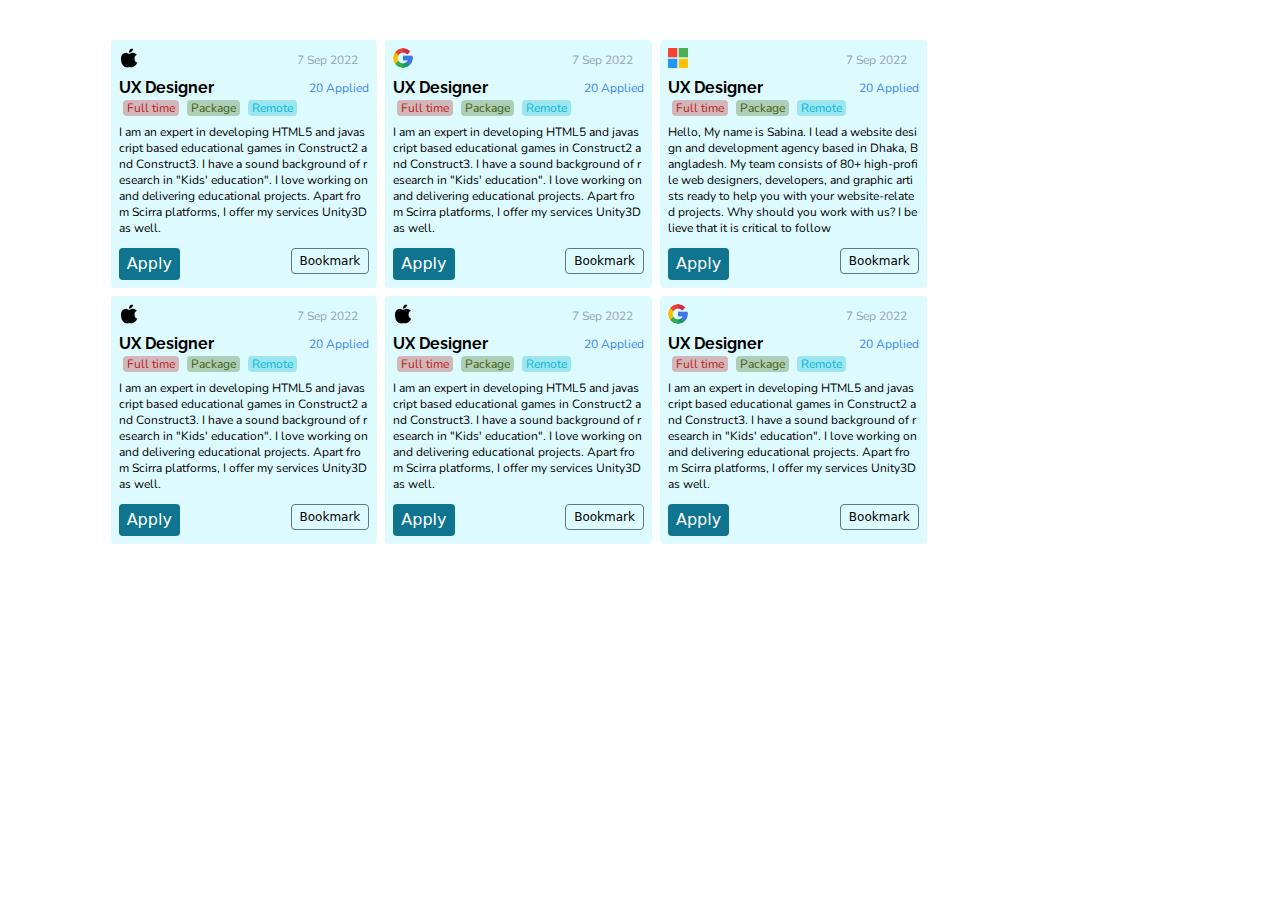
<file: index.html>
<!DOCTYPE html>
<html lang="en">
  <head>
    <meta charset="UTF-8" />
    <meta http-equiv="X-UA-Compatible" content="IE=edge" />
    <meta name="viewport" content="width=device-width, initial-scale=1.0" />
    <title>Sraye</title>
    <link rel="stylesheet" href="./src/style/output.css" />
    <link rel="stylesheet" href="./src/style/custom.css" />
  </head>
  <body>
    <div class="container  mt-9 w-full md:w-5/6 mx-auto">
      <div
        class="flex  w-95 mx-auto md:mx-1 my-1 md:w-1/4 p-2 float-left bg-cyan-100/70 rounded flex-col"
      >
        <div class="flex flex-row justify-between">
          <div class="w-1/3 ">
            <img src="./images/apple.png" class="rounded-full w-5" alt="LOGO" />
          </div>
          <div class="w-1/3 ">
            <p class="text-center text-slate-400 text-xs mt-1">7 Sep 2022</p>
          </div>
        </div>
        <div class="flex flex-row w-full justify-between mt-2">
          <div class="w-2/3">
            <h1>UX Designer</h1>
          </div>
          <div class="w-1/8">
            <p class="text-blue-500 text-xs mt-1">20 Applied</p>
          </div>
        </div>
        <div class="flex flex-row">
          <p class="mx-1 rounded text-xs bg-red-700/30 px-1 text-red-700">
            Full time
          </p>
          <p class="mx-1 rounded text-xs bg-lime-800/30 px-1 text-lime-800">
            Package
          </p>
          <p class="mx-1 rounded text-xs bg-cyan-500/30 text-cyan-500 px-1">
            Remote
          </p>
        </div>
        <div class="flex flex-row w-full justify-between mt-2">
          <div class="full">
            <p class="break-all text-xs">
              I am an expert in developing HTML5 and javascript based
              educational games in Construct2 and Construct3. I have a sound
              background of research in "Kids' education". I love working on and
              delivering educational projects. Apart from Scirra platforms, I
              offer my services Unity3D as well.
            </p>
          </div>
        </div>
        <div class="flex flex-row w-full justify-between mt-2">
          <div class="w-2/3">
            <button class="bg-cyan-700 text-white rounded px-2 py-1 mt-1">
              Apply
            </button>
          </div>
          <div class="w-1/8">
            <button
              class="border px-2 py-1  border-slate-500 rounded text-xs mt-1"
            >
              Bookmark
            </button>
          </div>
        </div>
      </div>
      <div
        class="flex  w-95 mx-auto md:mx-1 my-1 md:w-1/4 p-2 float-left bg-cyan-100/70 rounded flex-col"
      >
        <div class="flex flex-row justify-between">
          <div class="w-1/3 ">
            <img
              src="./images/google.png"
              class="rounded-full w-5"
              alt="LOGO"
            />
          </div>
          <div class="w-1/3 ">
            <p class="text-center text-slate-400 text-xs mt-1">7 Sep 2022</p>
          </div>
        </div>
        <div class="flex flex-row w-full justify-between mt-2">
          <div class="w-2/3">
            <h1>UX Designer</h1>
          </div>
          <div class="w-1/8">
            <p class="text-blue-500 text-xs mt-1">20 Applied</p>
          </div>
        </div>
        <div class="flex flex-row">
          <p class="mx-1 rounded text-xs bg-red-700/30 px-1 text-red-700">
            Full time
          </p>
          <p class="mx-1 rounded text-xs bg-lime-800/30 px-1 text-lime-800">
            Package
          </p>
          <p class="mx-1 rounded text-xs bg-cyan-500/30 text-cyan-500 px-1">
            Remote
          </p>
        </div>
        <div class="flex flex-row w-full justify-between mt-2">
          <div class="full">
            <p class="break-all text-xs">
              I am an expert in developing HTML5 and javascript based
              educational games in Construct2 and Construct3. I have a sound
              background of research in "Kids' education". I love working on and
              delivering educational projects. Apart from Scirra platforms, I
              offer my services Unity3D as well.
            </p>
          </div>
        </div>
        <div class="flex flex-row w-full justify-between mt-2">
          <div class="w-2/3">
            <button class="bg-cyan-700 text-white rounded px-2 py-1 mt-1">
              Apply
            </button>
          </div>
          <div class="w-1/8">
            <button
              class="border px-2 py-1  border-slate-500 rounded text-xs mt-1"
            >
              Bookmark
            </button>
          </div>
        </div>
      </div>
      <div
        class="flex  w-95 mx-auto md:mx-1 my-1 md:w-1/4 p-2 float-left bg-cyan-100/70 rounded flex-col"
      >
        <div class="flex flex-row justify-between">
          <div class="w-1/3 ">
            <img src="./images/microsoft.png" class=" w-5" alt="LOGO" />
          </div>
          <div class="w-1/3 ">
            <p class="text-center text-slate-400 text-xs mt-1">7 Sep 2022</p>
          </div>
        </div>
        <div class="flex flex-row w-full justify-between mt-2">
          <div class="w-2/3">
            <h1>UX Designer</h1>
          </div>
          <div class="w-1/8">
            <p class="text-blue-500 text-xs mt-1">20 Applied</p>
          </div>
        </div>
        <div class="flex flex-row">
          <p class="mx-1 rounded text-xs bg-red-700/30 px-1 text-red-700">
            Full time
          </p>
          <p class="mx-1 rounded text-xs bg-lime-800/30 px-1 text-lime-800">
            Package
          </p>
          <p class="mx-1 rounded text-xs bg-cyan-500/30 text-cyan-500 px-1">
            Remote
          </p>
        </div>
        <div class="flex flex-row w-full justify-between mt-2">
          <div class="full">
            <p class="break-all text-xs">
              Hello, My name is Sabina. I lead a website design and development
              agency based in Dhaka, Bangladesh. My team consists of 80+
              high-profile web designers, developers, and graphic artists ready
              to help you with your website-related projects. Why should you
              work with us? I believe that it is critical to follow
            </p>
          </div>
        </div>
        <div class="flex flex-row w-full justify-between mt-2">
          <div class="w-2/3">
            <button class="bg-cyan-700 text-white rounded px-2 py-1 mt-1">
              Apply
            </button>
          </div>
          <div class="w-1/8">
            <button
              class="border px-2 py-1  border-slate-500 rounded text-xs mt-1"
            >
              Bookmark
            </button>
          </div>
        </div>
      </div>
      <div
        class="flex  w-95 mx-auto md:mx-1 my-1 md:w-1/4 p-2 float-left bg-cyan-100/70 rounded flex-col"
      >
        <div class="flex flex-row justify-between">
          <div class="w-1/3 ">
            <img src="./images/apple.png" class="rounded-full w-5" alt="LOGO" />
          </div>
          <div class="w-1/3 ">
            <p class="text-center text-slate-400 text-xs mt-1">7 Sep 2022</p>
          </div>
        </div>
        <div class="flex flex-row w-full justify-between mt-2">
          <div class="w-2/3">
            <h1>UX Designer</h1>
          </div>
          <div class="w-1/8">
            <p class="text-blue-500 text-xs mt-1">20 Applied</p>
          </div>
        </div>
        <div class="flex flex-row">
          <p class="mx-1 rounded text-xs bg-red-700/30 px-1 text-red-700">
            Full time
          </p>
          <p class="mx-1 rounded text-xs bg-lime-800/30 px-1 text-lime-800">
            Package
          </p>
          <p class="mx-1 rounded text-xs bg-cyan-500/30 text-cyan-500 px-1">
            Remote
          </p>
        </div>
        <div class="flex flex-row w-full justify-between mt-2">
          <div class="full">
            <p class="break-all text-xs">
              I am an expert in developing HTML5 and javascript based
              educational games in Construct2 and Construct3. I have a sound
              background of research in "Kids' education". I love working on and
              delivering educational projects. Apart from Scirra platforms, I
              offer my services Unity3D as well.
            </p>
          </div>
        </div>
        <div class="flex flex-row w-full justify-between mt-2">
          <div class="w-2/3">
            <button class="bg-cyan-700 text-white rounded px-2 py-1 mt-1">
              Apply
            </button>
          </div>
          <div class="w-1/8">
            <button
              class="border px-2 py-1  border-slate-500 rounded text-xs mt-1"
            >
              Bookmark
            </button>
          </div>
        </div>
      </div>
      <div
        class="flex  w-95 mx-auto md:mx-1 my-1 md:w-1/4 p-2 float-left bg-cyan-100/70 rounded flex-col"
      >
        <div class="flex flex-row justify-between">
          <div class="w-1/3 ">
            <img src="./images/apple.png" class="rounded-full w-5" alt="LOGO" />
          </div>
          <div class="w-1/3 ">
            <p class="text-center text-slate-400 text-xs mt-1">7 Sep 2022</p>
          </div>
        </div>
        <div class="flex flex-row w-full justify-between mt-2">
          <div class="w-2/3">
            <h1>UX Designer</h1>
          </div>
          <div class="w-1/8">
            <p class="text-blue-500 text-xs mt-1">20 Applied</p>
          </div>
        </div>
        <div class="flex flex-row">
          <p class="mx-1 rounded text-xs bg-red-700/30 px-1 text-red-700">
            Full time
          </p>
          <p class="mx-1 rounded text-xs bg-lime-800/30 px-1 text-lime-800">
            Package
          </p>
          <p class="mx-1 rounded text-xs bg-cyan-500/30 text-cyan-500 px-1">
            Remote
          </p>
        </div>
        <div class="flex flex-row w-full justify-between mt-2">
          <div class="full">
            <p class="break-all text-xs">
              I am an expert in developing HTML5 and javascript based
              educational games in Construct2 and Construct3. I have a sound
              background of research in "Kids' education". I love working on and
              delivering educational projects. Apart from Scirra platforms, I
              offer my services Unity3D as well.
            </p>
          </div>
        </div>
        <div class="flex flex-row w-full justify-between mt-2">
          <div class="w-2/3">
            <button class="bg-cyan-700 text-white rounded px-2 py-1 mt-1">
              Apply
            </button>
          </div>
          <div class="w-1/8">
            <button
              class="border px-2 py-1  border-slate-500 rounded text-xs mt-1"
            >
              Bookmark
            </button>
          </div>
        </div>
      </div>
      <div
        class="flex  w-95 mx-auto md:mx-1 my-1 md:w-1/4 p-2 float-left bg-cyan-100/70 rounded flex-col"
      >
        <div class="flex flex-row justify-between">
          <div class="w-1/3 ">
            <img
              src="./images/google.png"
              class="rounded-full w-5"
              alt="LOGO"
            />
          </div>
          <div class="w-1/3 ">
            <p class="text-center text-slate-400 text-xs mt-1">7 Sep 2022</p>
          </div>
        </div>
        <div class="flex flex-row w-full justify-between mt-2">
          <div class="w-2/3">
            <h1>UX Designer</h1>
          </div>
          <div class="w-1/8">
            <p class="text-blue-500 text-xs mt-1">20 Applied</p>
          </div>
        </div>
        <div class="flex flex-row">
          <p class="mx-1 rounded text-xs bg-red-700/30 px-1 text-red-700">
            Full time
          </p>
          <p class="mx-1 rounded text-xs bg-lime-800/30 px-1 text-lime-800">
            Package
          </p>
          <p class="mx-1 rounded text-xs bg-cyan-500/30 text-cyan-500 px-1">
            Remote
          </p>
        </div>
        <div class="flex flex-row w-full justify-between mt-2">
          <div class="full">
            <p class="break-all text-xs">
              I am an expert in developing HTML5 and javascript based
              educational games in Construct2 and Construct3. I have a sound
              background of research in "Kids' education". I love working on and
              delivering educational projects. Apart from Scirra platforms, I
              offer my services Unity3D as well.
            </p>
          </div>
        </div>
        <div class="flex flex-row w-full justify-between mt-2">
          <div class="w-2/3">
            <button class="bg-cyan-700 text-white rounded px-2 py-1 mt-1">
              Apply
            </button>
          </div>
          <div class="w-1/8">
            <button
              class="border px-2 py-1  border-slate-500 rounded text-xs mt-1"
            >
              Bookmark
            </button>
          </div>
        </div>
      </div>
    </div>
  </body>
</html>
</file>
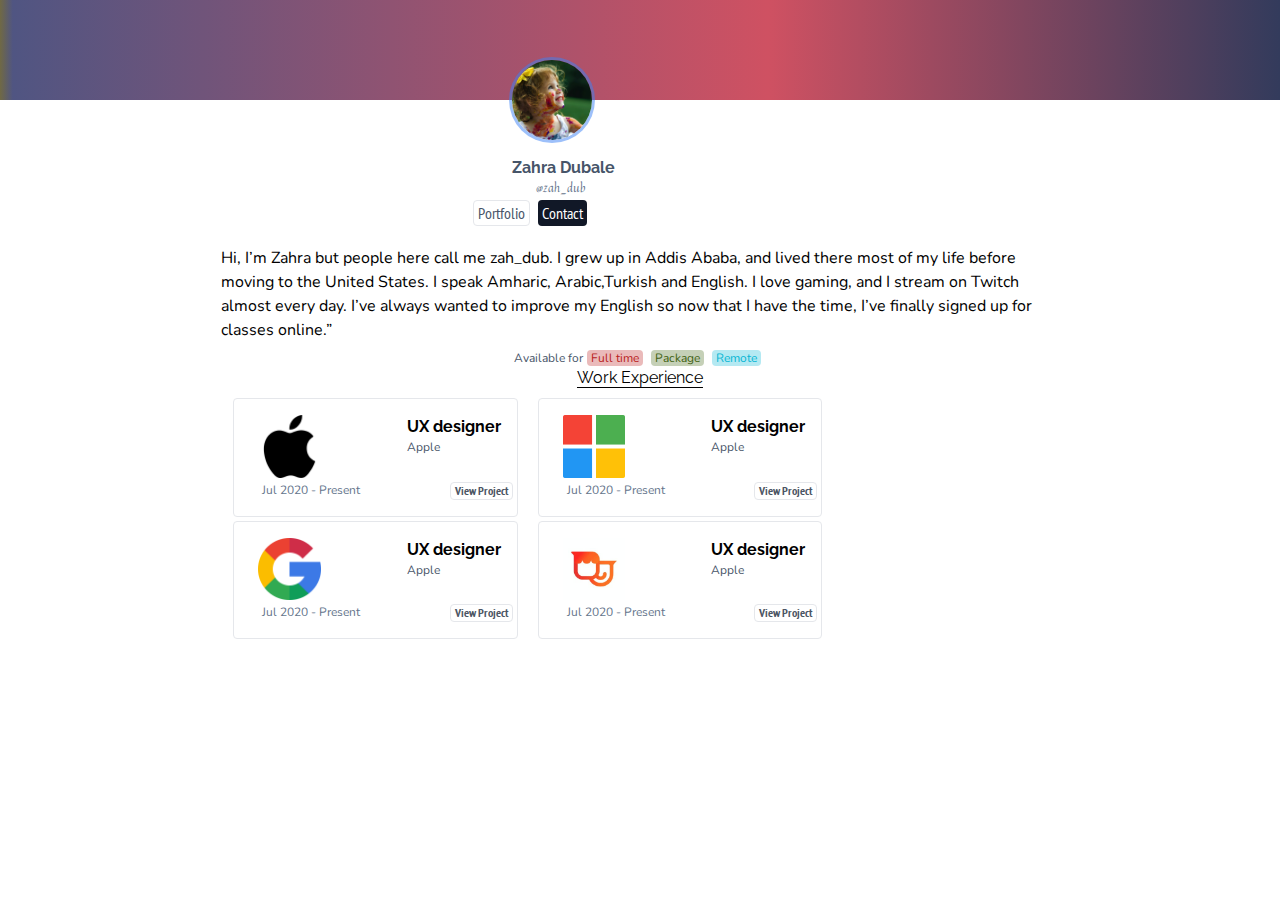
<file: src/pages/profile.html>
<!DOCTYPE html>
<html lang="en">
  <head>
    <meta charset="UTF-8" />
    <meta http-equiv="X-UA-Compatible" content="IE=edge" />
    <meta name="viewport" content="width=device-width, initial-scale=1.0" />
    <link rel="stylesheet" href="../style/custom.css" />
    <link rel="stylesheet" href="../style/output.css" />
    <title>Profile</title>
  </head>
  <body>
    <div class="w-full  md:mx-auto flex flex-col">
      <div class="cover "></div>
      <div class="flex flex-col w-2/5 mx-auto relative ">
        <div class="w-3/4 ml-auto">
          <img
            src="../../images/user.jpg"
            class="rounded-full ring w-20  absolute -top-10"
            alt=""
          />
        </div>
        <div class="w-3/4 ml-auto mt-14">
          <h2 class="font-bold text-slate-600">Zahra Dubale</h2>
          <p class="ml-6  mb-1 text-xs username  text-slate-500">@zah_dub</p>
        </div>
        <div class="w-2/3 mx-auto flex flex-row">
          <button class="mx-1 rounded btn border  px-1 text-slate-600">
            Portfolio
          </button>
          <button class="mx-1 rounded bg-gray-900 btn text-white px-1">
            Contact
          </button>
        </div>
      </div>
      <div class="w-full md:w-2/3 mx-auto mt-3 flex flex-col">
        <div class="w-full">
          <p class="p-2 break-normal">
            Hi, I’m Zahra but people here call me zah_dub. I grew up in Addis
            Ababa, and lived there most of my life before moving to the United
            States. I speak Amharic, Arabic,Turkish and English. I love gaming,
            and I stream on Twitch almost every day. I’ve always wanted to
            improve my English so now that I have the time, I’ve finally signed
            up for classes online.”
          </p>
        </div>
        <div class="flex flex-row w-95 md:w-2/5 mx-auto">
          <p class="text-slate-600 text-xs">Available for</p>
          <p class="mx-1 rounded text-xs bg-red-700/30 px-1 text-red-700">
            Full time
          </p>
          <p class="mx-1 rounded text-xs bg-lime-800/30 px-1 text-lime-800">
            Package
          </p>
          <p class="mx-1 rounded text-xs bg-cyan-500/30 text-cyan-500 px-1">
            Remote
          </p>
        </div>
        <div class="w-full">
          <h2 class="text-center mb-2 underline underline-offset-4">
            Work Experience
          </h2>
          <div
            class="w-95 float-left  md:w-1/3 md:ml-5 mb-1 border rounded  p-4"
          >
            <div class="flex w-full justify-between">
              <div class="w-1/4">
                <img src="../../images/apple.png" class="w-20 ml-2" alt="" />
              </div>
              <div class="flex flex-col ml-5">
                <h3 class="font-bold">UX designer</h3>
                <p class="text-xs text-slate-600">Apple</p>
              </div>
            </div>
            <div class="w-full ml-3 mt-1 flex justify-between">
              <p class="text-slate-500 text-xs">Jul 2020 - Present</p>
              <button
                class="text-xs text-gray-600 border font-bold rounded px-1 btn"
              >
                View Project
              </button>
            </div>
          </div>
          <div
            class="w-95 float-left   md:w-1/3  md:ml-5 mb-1  border rounded  p-4"
          >
            <div class="flex w-full justify-between">
              <div class="w-1/4">
                <img
                  src="../../images/microsoft.png"
                  class="w-20 ml-2"
                  alt=""
                />
              </div>
              <div class="flex flex-col ml-5">
                <h3 class="font-bold">UX designer</h3>
                <p class="text-xs text-slate-600">Apple</p>
              </div>
            </div>
            <div class="w-full ml-3 mt-1 flex justify-between">
              <p class="text-slate-500 text-xs">Jul 2020 - Present</p>
              <button
                class="text-xs text-gray-600 border font-bold rounded px-1 btn"
              >
                View Project
              </button>
            </div>
          </div>
          <div
            class="w-95 float-left   md:w-1/3  md:ml-5 mb-1 border rounded  p-4"
          >
            <div class="flex w-full justify-between">
              <div class="w-1/4">
                <img src="../../images/google.png" class="w-20 ml-2" alt="" />
              </div>
              <div class="flex flex-col ml-5">
                <h3 class="font-bold">UX designer</h3>
                <p class="text-xs text-slate-600">Apple</p>
              </div>
            </div>
            <div class="w-full ml-3 mt-1 flex justify-between">
              <p class="text-slate-500 text-xs">Jul 2020 - Present</p>
              <button
                class="text-xs text-gray-600 border font-bold rounded px-1 btn"
              >
                View Project
              </button>
            </div>
          </div>
          <div
            class="w-95 float-left   md:w-1/3 
             md:ml-5 mb-1 border rounded  p-4"
          >
            <div class="flex w-full justify-between">
              <div class="w-1/4">
                <img src="../../images/beu.jpg" class="w-20 ml-2" alt="" />
              </div>
              <div class="flex flex-col ml-5">
                <h3 class="font-bold">UX designer</h3>
                <p class="text-xs text-slate-600">Apple</p>
              </div>
            </div>
            <div class="w-full ml-3 mt-1 flex justify-between">
              <p class="text-slate-500 text-xs">Jul 2020 - Present</p>
              <button
                class="text-xs text-gray-600 border font-bold rounded px-1 btn"
              >
                View Project
              </button>
            </div>
          </div>
        </div>
      </div>
    </div>
  </body>
</html>
</file>
<file: src/style/custom.css>
@import url("https://fonts.googleapis.com/css2?family=Jost&family=Montserrat+Alternates&family=Montserrat:ital,wght@0,400;1,400&family=Nunito:wght@200;300&family=PT+Sans+Narrow&family=Playfair+Display&family=Quicksand:wght@300&family=Quintessential&family=Raleway:wght@300;600&family=Roboto:ital,wght@0,700;1,100&family=Source+Serif+4:ital,opsz,wght@1,8..60,200&display=swap");

body {
  overflow-x: hidden !important;
}

h1,
h2,
h3,
h4,
h5,
h6 {
  font-family: "Raleway", sans-serif;
  font-weight: bolder;
}
p{
    font-family: 'Nunito', sans-serif;
    
}
.username {
    font-family: 'Quintessential', cursive;
}

.btn{
    font-family: 'PT Sans Narrow', sans-serif;
}
.cover {
  background: rgb(47,99,62);
background: linear-gradient(90deg, rgba(47,99,62,1) 0%, rgba(112,105,68,1) 0%, rgba(80,85,130,1) 1%, rgba(207,81,98,1) 60%, rgba(51,59,92,1) 100%);
  width: 100vw;
  overflow-x: hidden;
  min-height: 100px;
  
}
/* 
font-family: 'Jost', sans-serif;
font-family: 'Montserrat', sans-serif;
font-family: 'Montserrat Alternates', sans-serif;
font-family: 'Nunito', sans-serif;
font-family: 'Playfair Display', serif;
font-family: 'PT Sans Narrow', sans-serif;
font-family: 'Quicksand', sans-serif;
font-family: 'Quintessential', cursive;
font-family: 'Raleway', sans-serif;
font-family: 'Roboto', sans-serif;
font-family: 'Source Serif 4', serif; */
@media screen and (max-width: 660px) {
  .w-95 {
    width: 95%;
    margin-left: 10px;
    margin-right: 10px;
  }
}
</file>
<file: src/style/output.css>
/*
! tailwindcss v3.1.8 | MIT License | https://tailwindcss.com
*/

/*
1. Prevent padding and border from affecting element width. (https://github.com/mozdevs/cssremedy/issues/4)
2. Allow adding a border to an element by just adding a border-width. (https://github.com/tailwindcss/tailwindcss/pull/116)
*/

*,
::before,
::after {
  box-sizing: border-box;
  /* 1 */
  border-width: 0;
  /* 2 */
  border-style: solid;
  /* 2 */
  border-color: #e5e7eb;
  /* 2 */
}

::before,
::after {
  --tw-content: '';
}

/*
1. Use a consistent sensible line-height in all browsers.
2. Prevent adjustments of font size after orientation changes in iOS.
3. Use a more readable tab size.
4. Use the user's configured `sans` font-family by default.
*/

html {
  line-height: 1.5;
  /* 1 */
  -webkit-text-size-adjust: 100%;
  /* 2 */
  -moz-tab-size: 4;
  /* 3 */
  -o-tab-size: 4;
     tab-size: 4;
  /* 3 */
  font-family: ui-sans-serif, system-ui, -apple-system, BlinkMacSystemFont, "Segoe UI", Roboto, "Helvetica Neue", Arial, "Noto Sans", sans-serif, "Apple Color Emoji", "Segoe UI Emoji", "Segoe UI Symbol", "Noto Color Emoji";
  /* 4 */
}

/*
1. Remove the margin in all browsers.
2. Inherit line-height from `html` so users can set them as a class directly on the `html` element.
*/

body {
  margin: 0;
  /* 1 */
  line-height: inherit;
  /* 2 */
}

/*
1. Add the correct height in Firefox.
2. Correct the inheritance of border color in Firefox. (https://bugzilla.mozilla.org/show_bug.cgi?id=190655)
3. Ensure horizontal rules are visible by default.
*/

hr {
  height: 0;
  /* 1 */
  color: inherit;
  /* 2 */
  border-top-width: 1px;
  /* 3 */
}

/*
Add the correct text decoration in Chrome, Edge, and Safari.
*/

abbr:where([title]) {
  -webkit-text-decoration: underline dotted;
          text-decoration: underline dotted;
}

/*
Remove the default font size and weight for headings.
*/

h1,
h2,
h3,
h4,
h5,
h6 {
  font-size: inherit;
  font-weight: inherit;
}

/*
Reset links to optimize for opt-in styling instead of opt-out.
*/

a {
  color: inherit;
  text-decoration: inherit;
}

/*
Add the correct font weight in Edge and Safari.
*/

b,
strong {
  font-weight: bolder;
}

/*
1. Use the user's configured `mono` font family by default.
2. Correct the odd `em` font sizing in all browsers.
*/

code,
kbd,
samp,
pre {
  font-family: ui-monospace, SFMono-Regular, Menlo, Monaco, Consolas, "Liberation Mono", "Courier New", monospace;
  /* 1 */
  font-size: 1em;
  /* 2 */
}

/*
Add the correct font size in all browsers.
*/

small {
  font-size: 80%;
}

/*
Prevent `sub` and `sup` elements from affecting the line height in all browsers.
*/

sub,
sup {
  font-size: 75%;
  line-height: 0;
  position: relative;
  vertical-align: baseline;
}

sub {
  bottom: -0.25em;
}

sup {
  top: -0.5em;
}

/*
1. Remove text indentation from table contents in Chrome and Safari. (https://bugs.chromium.org/p/chromium/issues/detail?id=999088, https://bugs.webkit.org/show_bug.cgi?id=201297)
2. Correct table border color inheritance in all Chrome and Safari. (https://bugs.chromium.org/p/chromium/issues/detail?id=935729, https://bugs.webkit.org/show_bug.cgi?id=195016)
3. Remove gaps between table borders by default.
*/

table {
  text-indent: 0;
  /* 1 */
  border-color: inherit;
  /* 2 */
  border-collapse: collapse;
  /* 3 */
}

/*
1. Change the font styles in all browsers.
2. Remove the margin in Firefox and Safari.
3. Remove default padding in all browsers.
*/

button,
input,
optgroup,
select,
textarea {
  font-family: inherit;
  /* 1 */
  font-size: 100%;
  /* 1 */
  font-weight: inherit;
  /* 1 */
  line-height: inherit;
  /* 1 */
  color: inherit;
  /* 1 */
  margin: 0;
  /* 2 */
  padding: 0;
  /* 3 */
}

/*
Remove the inheritance of text transform in Edge and Firefox.
*/

button,
select {
  text-transform: none;
}

/*
1. Correct the inability to style clickable types in iOS and Safari.
2. Remove default button styles.
*/

button,
[type='button'],
[type='reset'],
[type='submit'] {
  -webkit-appearance: button;
  /* 1 */
  background-color: transparent;
  /* 2 */
  background-image: none;
  /* 2 */
}

/*
Use the modern Firefox focus style for all focusable elements.
*/

:-moz-focusring {
  outline: auto;
}

/*
Remove the additional `:invalid` styles in Firefox. (https://github.com/mozilla/gecko-dev/blob/2f9eacd9d3d995c937b4251a5557d95d494c9be1/layout/style/res/forms.css#L728-L737)
*/

:-moz-ui-invalid {
  box-shadow: none;
}

/*
Add the correct vertical alignment in Chrome and Firefox.
*/

progress {
  vertical-align: baseline;
}

/*
Correct the cursor style of increment and decrement buttons in Safari.
*/

::-webkit-inner-spin-button,
::-webkit-outer-spin-button {
  height: auto;
}

/*
1. Correct the odd appearance in Chrome and Safari.
2. Correct the outline style in Safari.
*/

[type='search'] {
  -webkit-appearance: textfield;
  /* 1 */
  outline-offset: -2px;
  /* 2 */
}

/*
Remove the inner padding in Chrome and Safari on macOS.
*/

::-webkit-search-decoration {
  -webkit-appearance: none;
}

/*
1. Correct the inability to style clickable types in iOS and Safari.
2. Change font properties to `inherit` in Safari.
*/

::-webkit-file-upload-button {
  -webkit-appearance: button;
  /* 1 */
  font: inherit;
  /* 2 */
}

/*
Add the correct display in Chrome and Safari.
*/

summary {
  display: list-item;
}

/*
Removes the default spacing and border for appropriate elements.
*/

blockquote,
dl,
dd,
h1,
h2,
h3,
h4,
h5,
h6,
hr,
figure,
p,
pre {
  margin: 0;
}

fieldset {
  margin: 0;
  padding: 0;
}

legend {
  padding: 0;
}

ol,
ul,
menu {
  list-style: none;
  margin: 0;
  padding: 0;
}

/*
Prevent resizing textareas horizontally by default.
*/

textarea {
  resize: vertical;
}

/*
1. Reset the default placeholder opacity in Firefox. (https://github.com/tailwindlabs/tailwindcss/issues/3300)
2. Set the default placeholder color to the user's configured gray 400 color.
*/

input::-moz-placeholder, textarea::-moz-placeholder {
  opacity: 1;
  /* 1 */
  color: #9ca3af;
  /* 2 */
}

input::placeholder,
textarea::placeholder {
  opacity: 1;
  /* 1 */
  color: #9ca3af;
  /* 2 */
}

/*
Set the default cursor for buttons.
*/

button,
[role="button"] {
  cursor: pointer;
}

/*
Make sure disabled buttons don't get the pointer cursor.
*/

:disabled {
  cursor: default;
}

/*
1. Make replaced elements `display: block` by default. (https://github.com/mozdevs/cssremedy/issues/14)
2. Add `vertical-align: middle` to align replaced elements more sensibly by default. (https://github.com/jensimmons/cssremedy/issues/14#issuecomment-634934210)
   This can trigger a poorly considered lint error in some tools but is included by design.
*/

img,
svg,
video,
canvas,
audio,
iframe,
embed,
object {
  display: block;
  /* 1 */
  vertical-align: middle;
  /* 2 */
}

/*
Constrain images and videos to the parent width and preserve their intrinsic aspect ratio. (https://github.com/mozdevs/cssremedy/issues/14)
*/

img,
video {
  max-width: 100%;
  height: auto;
}

*, ::before, ::after {
  --tw-border-spacing-x: 0;
  --tw-border-spacing-y: 0;
  --tw-translate-x: 0;
  --tw-translate-y: 0;
  --tw-rotate: 0;
  --tw-skew-x: 0;
  --tw-skew-y: 0;
  --tw-scale-x: 1;
  --tw-scale-y: 1;
  --tw-pan-x:  ;
  --tw-pan-y:  ;
  --tw-pinch-zoom:  ;
  --tw-scroll-snap-strictness: proximity;
  --tw-ordinal:  ;
  --tw-slashed-zero:  ;
  --tw-numeric-figure:  ;
  --tw-numeric-spacing:  ;
  --tw-numeric-fraction:  ;
  --tw-ring-inset:  ;
  --tw-ring-offset-width: 0px;
  --tw-ring-offset-color: #fff;
  --tw-ring-color: rgb(59 130 246 / 0.5);
  --tw-ring-offset-shadow: 0 0 #0000;
  --tw-ring-shadow: 0 0 #0000;
  --tw-shadow: 0 0 #0000;
  --tw-shadow-colored: 0 0 #0000;
  --tw-blur:  ;
  --tw-brightness:  ;
  --tw-contrast:  ;
  --tw-grayscale:  ;
  --tw-hue-rotate:  ;
  --tw-invert:  ;
  --tw-saturate:  ;
  --tw-sepia:  ;
  --tw-drop-shadow:  ;
  --tw-backdrop-blur:  ;
  --tw-backdrop-brightness:  ;
  --tw-backdrop-contrast:  ;
  --tw-backdrop-grayscale:  ;
  --tw-backdrop-hue-rotate:  ;
  --tw-backdrop-invert:  ;
  --tw-backdrop-opacity:  ;
  --tw-backdrop-saturate:  ;
  --tw-backdrop-sepia:  ;
}

::-webkit-backdrop {
  --tw-border-spacing-x: 0;
  --tw-border-spacing-y: 0;
  --tw-translate-x: 0;
  --tw-translate-y: 0;
  --tw-rotate: 0;
  --tw-skew-x: 0;
  --tw-skew-y: 0;
  --tw-scale-x: 1;
  --tw-scale-y: 1;
  --tw-pan-x:  ;
  --tw-pan-y:  ;
  --tw-pinch-zoom:  ;
  --tw-scroll-snap-strictness: proximity;
  --tw-ordinal:  ;
  --tw-slashed-zero:  ;
  --tw-numeric-figure:  ;
  --tw-numeric-spacing:  ;
  --tw-numeric-fraction:  ;
  --tw-ring-inset:  ;
  --tw-ring-offset-width: 0px;
  --tw-ring-offset-color: #fff;
  --tw-ring-color: rgb(59 130 246 / 0.5);
  --tw-ring-offset-shadow: 0 0 #0000;
  --tw-ring-shadow: 0 0 #0000;
  --tw-shadow: 0 0 #0000;
  --tw-shadow-colored: 0 0 #0000;
  --tw-blur:  ;
  --tw-brightness:  ;
  --tw-contrast:  ;
  --tw-grayscale:  ;
  --tw-hue-rotate:  ;
  --tw-invert:  ;
  --tw-saturate:  ;
  --tw-sepia:  ;
  --tw-drop-shadow:  ;
  --tw-backdrop-blur:  ;
  --tw-backdrop-brightness:  ;
  --tw-backdrop-contrast:  ;
  --tw-backdrop-grayscale:  ;
  --tw-backdrop-hue-rotate:  ;
  --tw-backdrop-invert:  ;
  --tw-backdrop-opacity:  ;
  --tw-backdrop-saturate:  ;
  --tw-backdrop-sepia:  ;
}

::backdrop {
  --tw-border-spacing-x: 0;
  --tw-border-spacing-y: 0;
  --tw-translate-x: 0;
  --tw-translate-y: 0;
  --tw-rotate: 0;
  --tw-skew-x: 0;
  --tw-skew-y: 0;
  --tw-scale-x: 1;
  --tw-scale-y: 1;
  --tw-pan-x:  ;
  --tw-pan-y:  ;
  --tw-pinch-zoom:  ;
  --tw-scroll-snap-strictness: proximity;
  --tw-ordinal:  ;
  --tw-slashed-zero:  ;
  --tw-numeric-figure:  ;
  --tw-numeric-spacing:  ;
  --tw-numeric-fraction:  ;
  --tw-ring-inset:  ;
  --tw-ring-offset-width: 0px;
  --tw-ring-offset-color: #fff;
  --tw-ring-color: rgb(59 130 246 / 0.5);
  --tw-ring-offset-shadow: 0 0 #0000;
  --tw-ring-shadow: 0 0 #0000;
  --tw-shadow: 0 0 #0000;
  --tw-shadow-colored: 0 0 #0000;
  --tw-blur:  ;
  --tw-brightness:  ;
  --tw-contrast:  ;
  --tw-grayscale:  ;
  --tw-hue-rotate:  ;
  --tw-invert:  ;
  --tw-saturate:  ;
  --tw-sepia:  ;
  --tw-drop-shadow:  ;
  --tw-backdrop-blur:  ;
  --tw-backdrop-brightness:  ;
  --tw-backdrop-contrast:  ;
  --tw-backdrop-grayscale:  ;
  --tw-backdrop-hue-rotate:  ;
  --tw-backdrop-invert:  ;
  --tw-backdrop-opacity:  ;
  --tw-backdrop-saturate:  ;
  --tw-backdrop-sepia:  ;
}

.container {
  width: 100%;
}

@media (min-width: 640px) {
  .container {
    max-width: 640px;
  }
}

@media (min-width: 768px) {
  .container {
    max-width: 768px;
  }
}

@media (min-width: 1024px) {
  .container {
    max-width: 1024px;
  }
}

@media (min-width: 1280px) {
  .container {
    max-width: 1280px;
  }
}

@media (min-width: 1536px) {
  .container {
    max-width: 1536px;
  }
}

.absolute {
  position: absolute;
}

.relative {
  position: relative;
}

.-top-5 {
  top: -1.25rem;
}

.left-auto {
  left: auto;
}

.-top-6 {
  top: -1.5rem;
}

.-top-10 {
  top: -2.5rem;
}

.float-left {
  float: left;
}

.mx-auto {
  margin-left: auto;
  margin-right: auto;
}

.my-1 {
  margin-top: 0.25rem;
  margin-bottom: 0.25rem;
}

.mx-1 {
  margin-left: 0.25rem;
  margin-right: 0.25rem;
}

.mx-2 {
  margin-left: 0.5rem;
  margin-right: 0.5rem;
}

.mt-9 {
  margin-top: 2.25rem;
}

.mt-1 {
  margin-top: 0.25rem;
}

.mt-2 {
  margin-top: 0.5rem;
}

.ml-auto {
  margin-left: auto;
}

.mb-8 {
  margin-bottom: 2rem;
}

.mt-8 {
  margin-top: 2rem;
}

.mt-20 {
  margin-top: 5rem;
}

.mt-14 {
  margin-top: 3.5rem;
}

.mb-2 {
  margin-bottom: 0.5rem;
}

.mb-1 {
  margin-bottom: 0.25rem;
}

.ml-6 {
  margin-left: 1.5rem;
}

.mt-3 {
  margin-top: 0.75rem;
}

.mr-1 {
  margin-right: 0.25rem;
}

.ml-2 {
  margin-left: 0.5rem;
}

.mr-auto {
  margin-right: auto;
}

.ml-5 {
  margin-left: 1.25rem;
}

.mt-5 {
  margin-top: 1.25rem;
}

.ml-7 {
  margin-left: 1.75rem;
}

.mr-3 {
  margin-right: 0.75rem;
}

.ml-3 {
  margin-left: 0.75rem;
}

.ml-9 {
  margin-left: 2.25rem;
}

.ml-12 {
  margin-left: 3rem;
}

.block {
  display: block;
}

.flex {
  display: flex;
}

.h-1\/4 {
  height: 25%;
}

.w-full {
  width: 100%;
}

.w-1\/3 {
  width: 33.333333%;
}

.w-5 {
  width: 1.25rem;
}

.w-2\/3 {
  width: 66.666667%;
}

.w-2\/5 {
  width: 40%;
}

.w-10 {
  width: 2.5rem;
}

.w-20 {
  width: 5rem;
}

.w-3\/4 {
  width: 75%;
}

.w-5\/6 {
  width: 83.333333%;
}

.w-2\/4 {
  width: 50%;
}

.w-14 {
  width: 3.5rem;
}

.w-16 {
  width: 4rem;
}

.w-1\/4 {
  width: 25%;
}

.flex-row {
  flex-direction: row;
}

.flex-col {
  flex-direction: column;
}

.justify-center {
  justify-content: center;
}

.justify-between {
  justify-content: space-between;
}

.justify-around {
  justify-content: space-around;
}

.justify-self-center {
  justify-self: center;
}

.break-normal {
  overflow-wrap: normal;
  word-break: normal;
}

.break-all {
  word-break: break-all;
}

.rounded {
  border-radius: 0.25rem;
}

.rounded-full {
  border-radius: 9999px;
}

.border {
  border-width: 1px;
}

.border-slate-500 {
  --tw-border-opacity: 1;
  border-color: rgb(100 116 139 / var(--tw-border-opacity));
}

.border-slate-900 {
  --tw-border-opacity: 1;
  border-color: rgb(15 23 42 / var(--tw-border-opacity));
}

.border-slate-400 {
  --tw-border-opacity: 1;
  border-color: rgb(148 163 184 / var(--tw-border-opacity));
}

.border-t-neutral-900 {
  --tw-border-opacity: 1;
  border-top-color: rgb(23 23 23 / var(--tw-border-opacity));
}

.bg-cyan-100\/70 {
  background-color: rgb(207 250 254 / 0.7);
}

.bg-red-700\/30 {
  background-color: rgb(185 28 28 / 0.3);
}

.bg-lime-800\/30 {
  background-color: rgb(63 98 18 / 0.3);
}

.bg-cyan-500\/30 {
  background-color: rgb(6 182 212 / 0.3);
}

.bg-cyan-700 {
  --tw-bg-opacity: 1;
  background-color: rgb(14 116 144 / var(--tw-bg-opacity));
}

.bg-gray-900 {
  --tw-bg-opacity: 1;
  background-color: rgb(17 24 39 / var(--tw-bg-opacity));
}

.bg-gradient-to-tr {
  background-image: linear-gradient(to top right, var(--tw-gradient-stops));
}

.p-2 {
  padding: 0.5rem;
}

.p-4 {
  padding: 1rem;
}

.px-1 {
  padding-left: 0.25rem;
  padding-right: 0.25rem;
}

.px-2 {
  padding-left: 0.5rem;
  padding-right: 0.5rem;
}

.py-1 {
  padding-top: 0.25rem;
  padding-bottom: 0.25rem;
}

.px-4 {
  padding-left: 1rem;
  padding-right: 1rem;
}

.py-2 {
  padding-top: 0.5rem;
  padding-bottom: 0.5rem;
}

.py-4 {
  padding-top: 1rem;
  padding-bottom: 1rem;
}

.pl-1 {
  padding-left: 0.25rem;
}

.pr-0 {
  padding-right: 0px;
}

.text-center {
  text-align: center;
}

.text-xs {
  font-size: 0.75rem;
  line-height: 1rem;
}

.text-sm {
  font-size: 0.875rem;
  line-height: 1.25rem;
}

.font-bold {
  font-weight: 700;
}

.text-slate-400 {
  --tw-text-opacity: 1;
  color: rgb(148 163 184 / var(--tw-text-opacity));
}

.text-blue-500 {
  --tw-text-opacity: 1;
  color: rgb(59 130 246 / var(--tw-text-opacity));
}

.text-red-700 {
  --tw-text-opacity: 1;
  color: rgb(185 28 28 / var(--tw-text-opacity));
}

.text-lime-800 {
  --tw-text-opacity: 1;
  color: rgb(63 98 18 / var(--tw-text-opacity));
}

.text-cyan-500 {
  --tw-text-opacity: 1;
  color: rgb(6 182 212 / var(--tw-text-opacity));
}

.text-white {
  --tw-text-opacity: 1;
  color: rgb(255 255 255 / var(--tw-text-opacity));
}

.text-slate-600 {
  --tw-text-opacity: 1;
  color: rgb(71 85 105 / var(--tw-text-opacity));
}

.text-slate-700 {
  --tw-text-opacity: 1;
  color: rgb(51 65 85 / var(--tw-text-opacity));
}

.text-slate-500 {
  --tw-text-opacity: 1;
  color: rgb(100 116 139 / var(--tw-text-opacity));
}

.text-gray-600 {
  --tw-text-opacity: 1;
  color: rgb(75 85 99 / var(--tw-text-opacity));
}

.underline {
  -webkit-text-decoration-line: underline;
          text-decoration-line: underline;
}

.underline-offset-2 {
  text-underline-offset: 2px;
}

.underline-offset-4 {
  text-underline-offset: 4px;
}

.ring {
  --tw-ring-offset-shadow: var(--tw-ring-inset) 0 0 0 var(--tw-ring-offset-width) var(--tw-ring-offset-color);
  --tw-ring-shadow: var(--tw-ring-inset) 0 0 0 calc(3px + var(--tw-ring-offset-width)) var(--tw-ring-color);
  box-shadow: var(--tw-ring-offset-shadow), var(--tw-ring-shadow), var(--tw-shadow, 0 0 #0000);
}

@media (min-width: 768px) {
  .md\:mx-1 {
    margin-left: 0.25rem;
    margin-right: 0.25rem;
  }

  .md\:mx-auto {
    margin-left: auto;
    margin-right: auto;
  }

  .md\:ml-5 {
    margin-left: 1.25rem;
  }

  .md\:w-5\/6 {
    width: 83.333333%;
  }

  .md\:w-1\/4 {
    width: 25%;
  }

  .md\:w-2\/3 {
    width: 66.666667%;
  }

  .md\:w-1\/3 {
    width: 33.333333%;
  }
}
</file>
